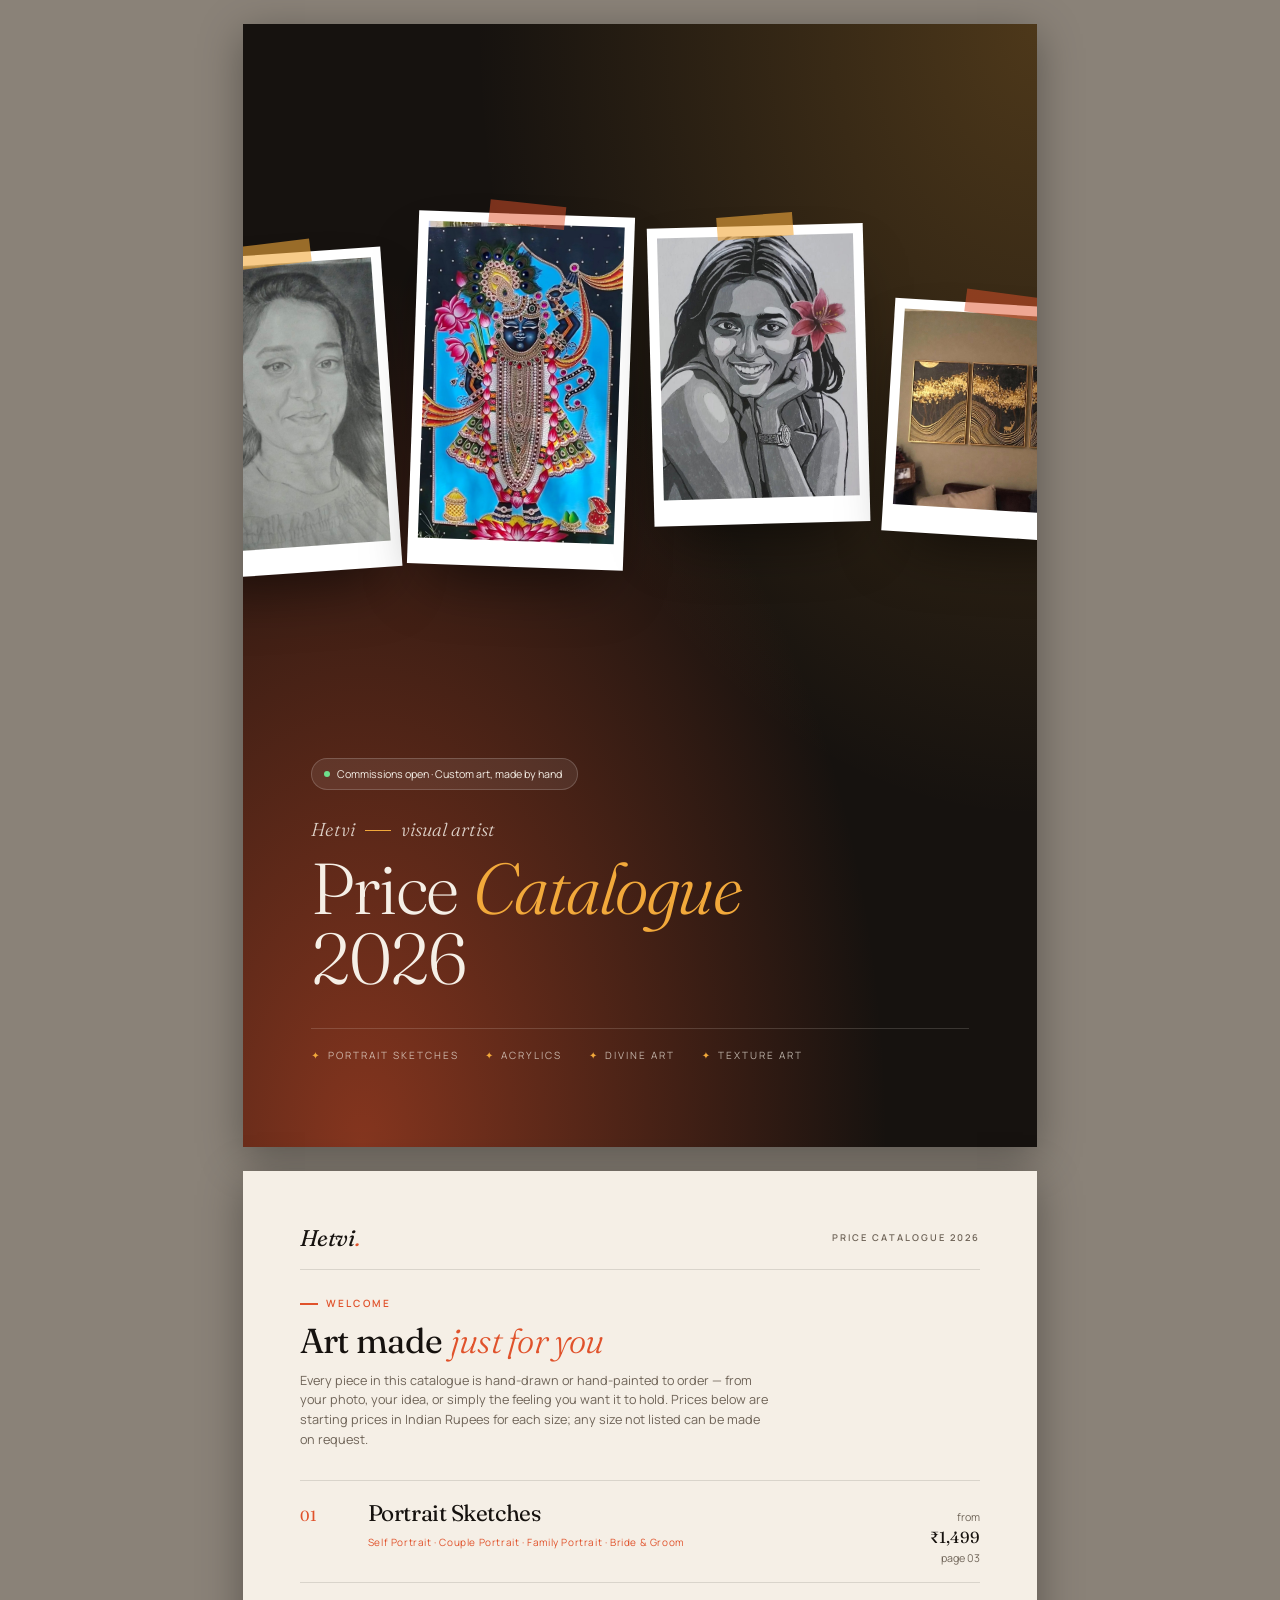
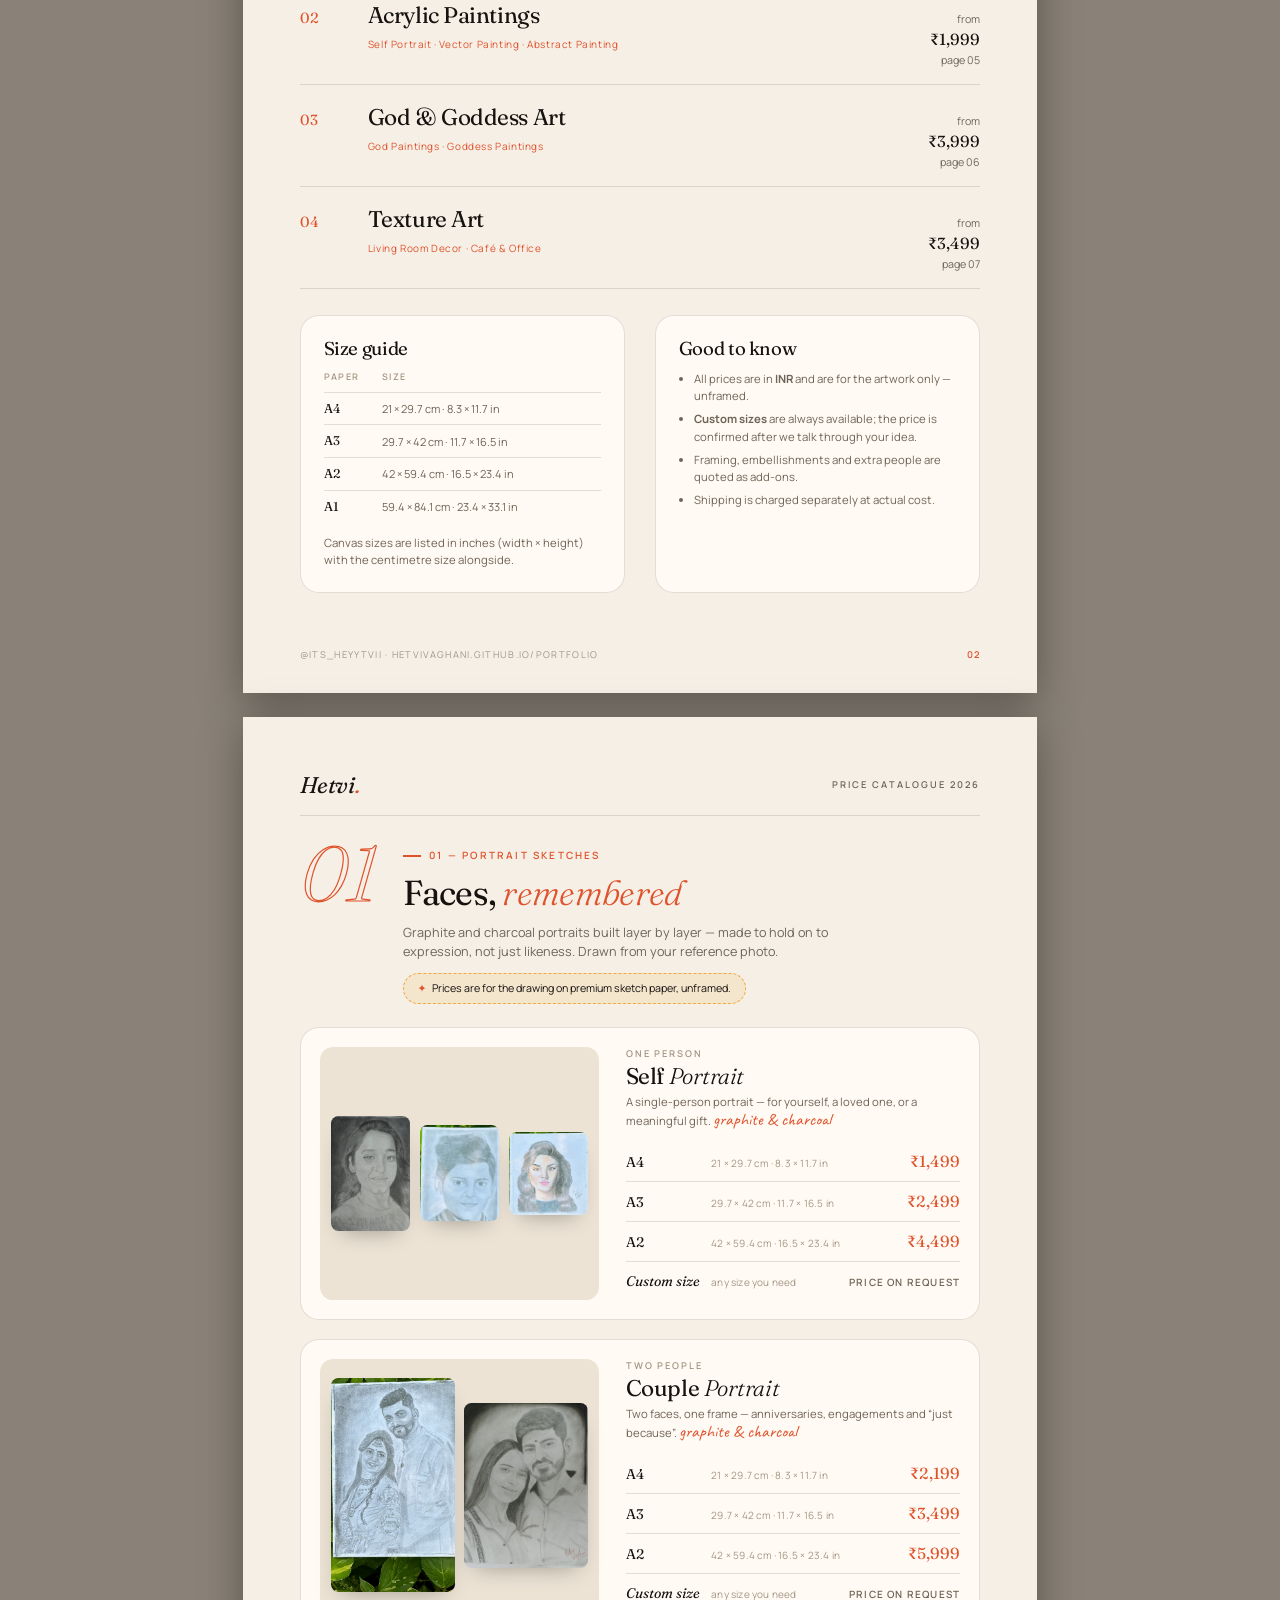
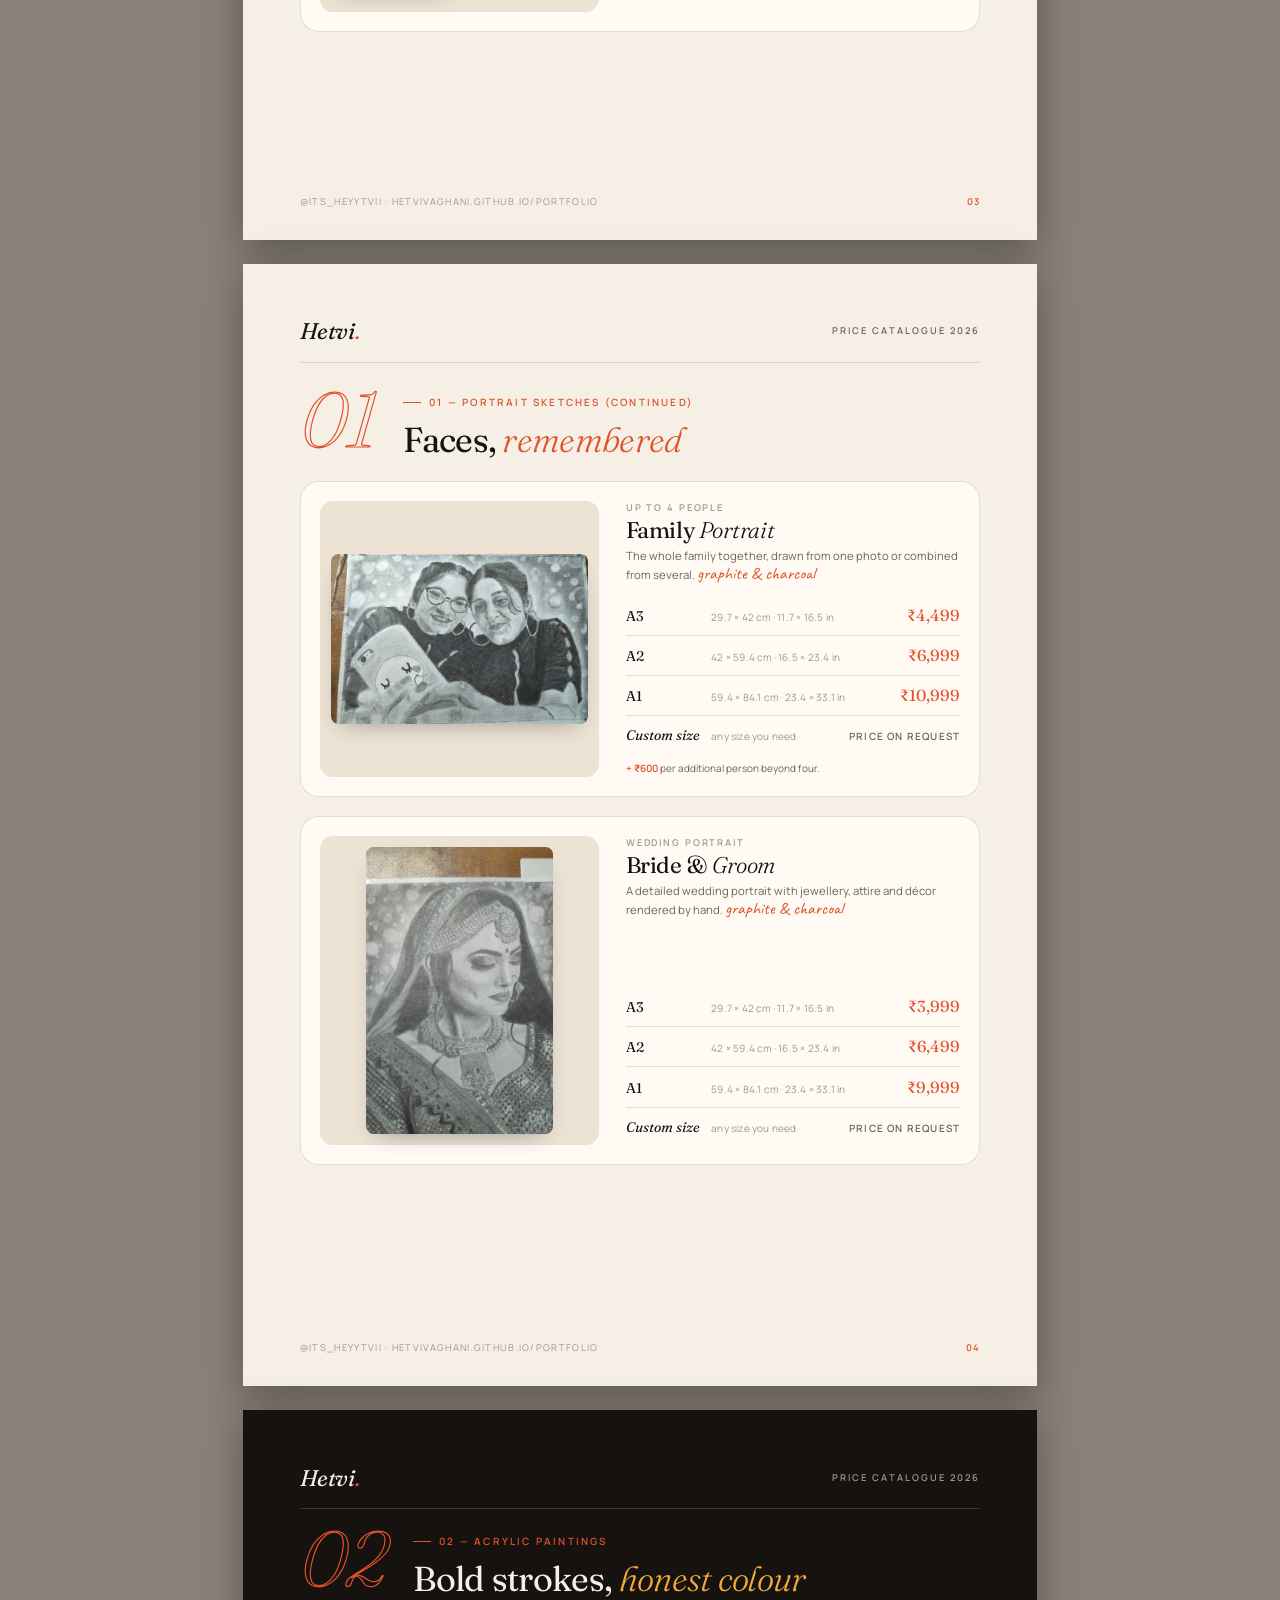
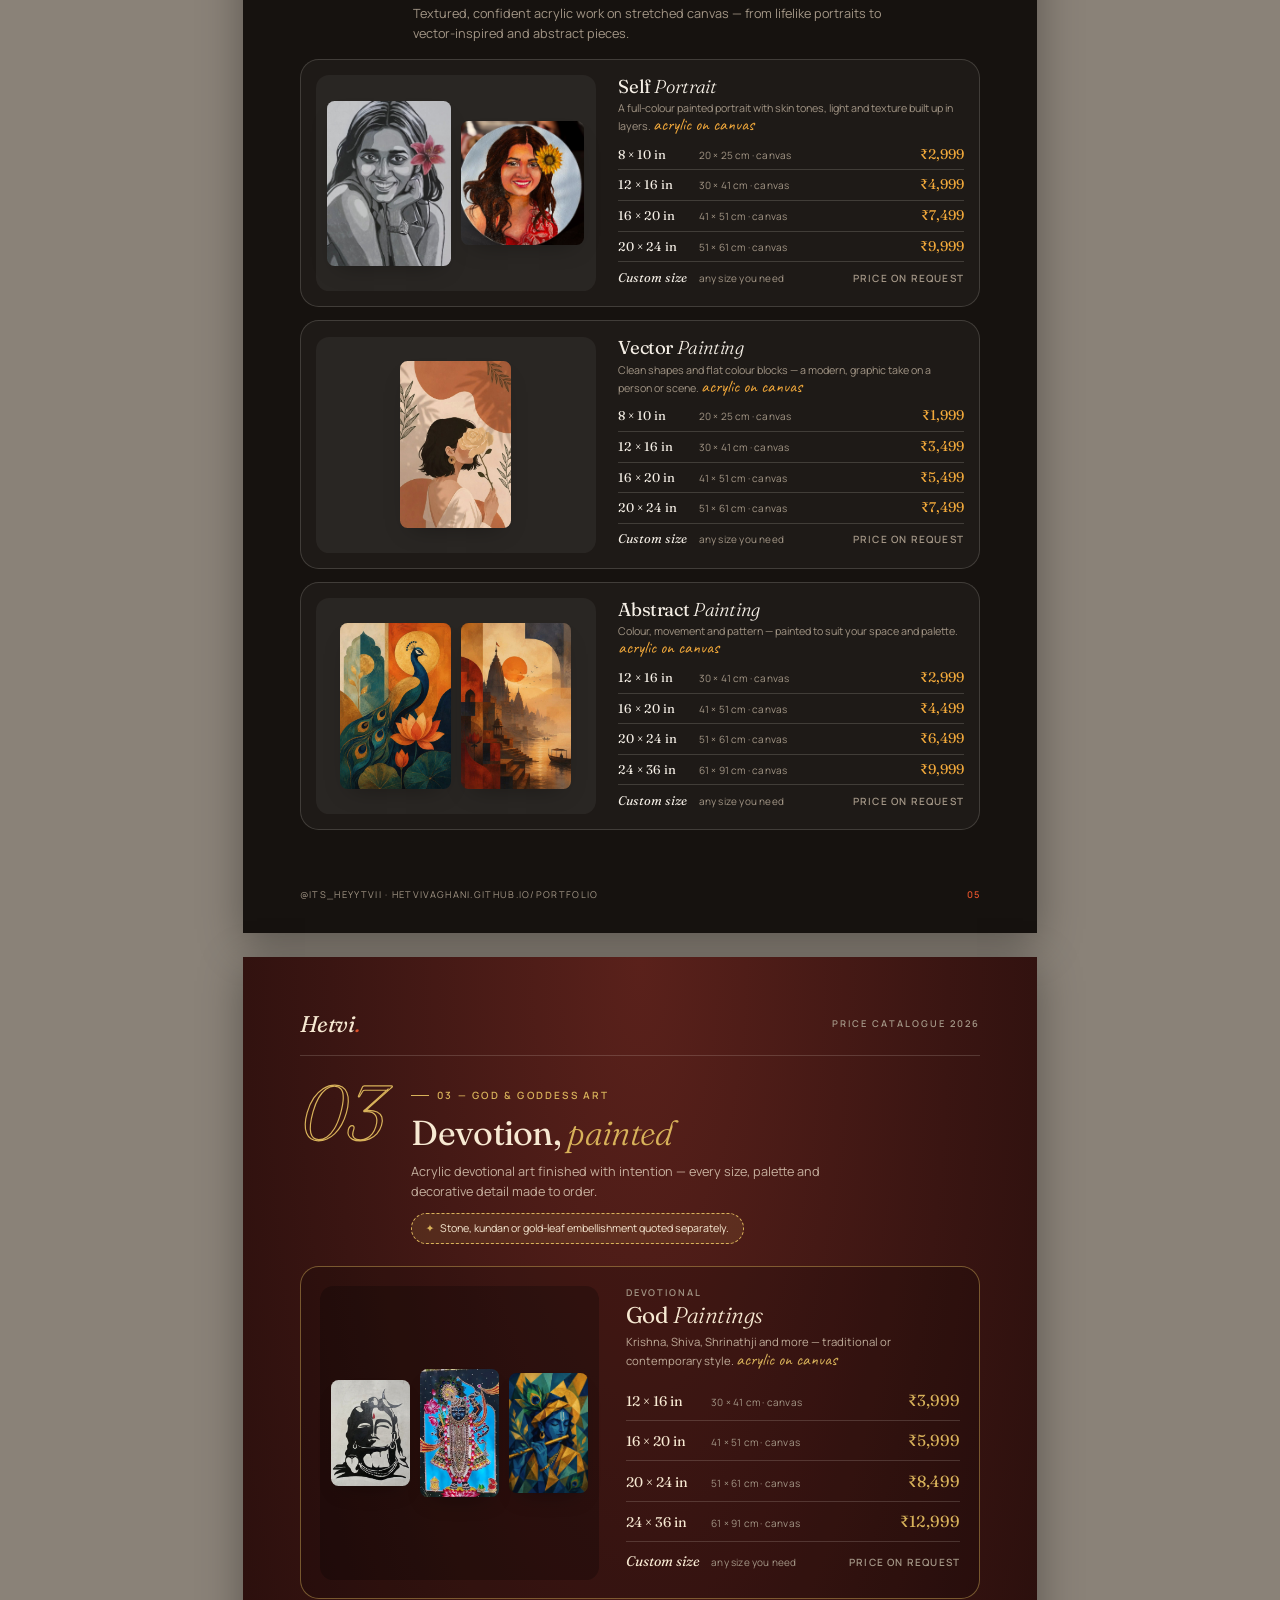
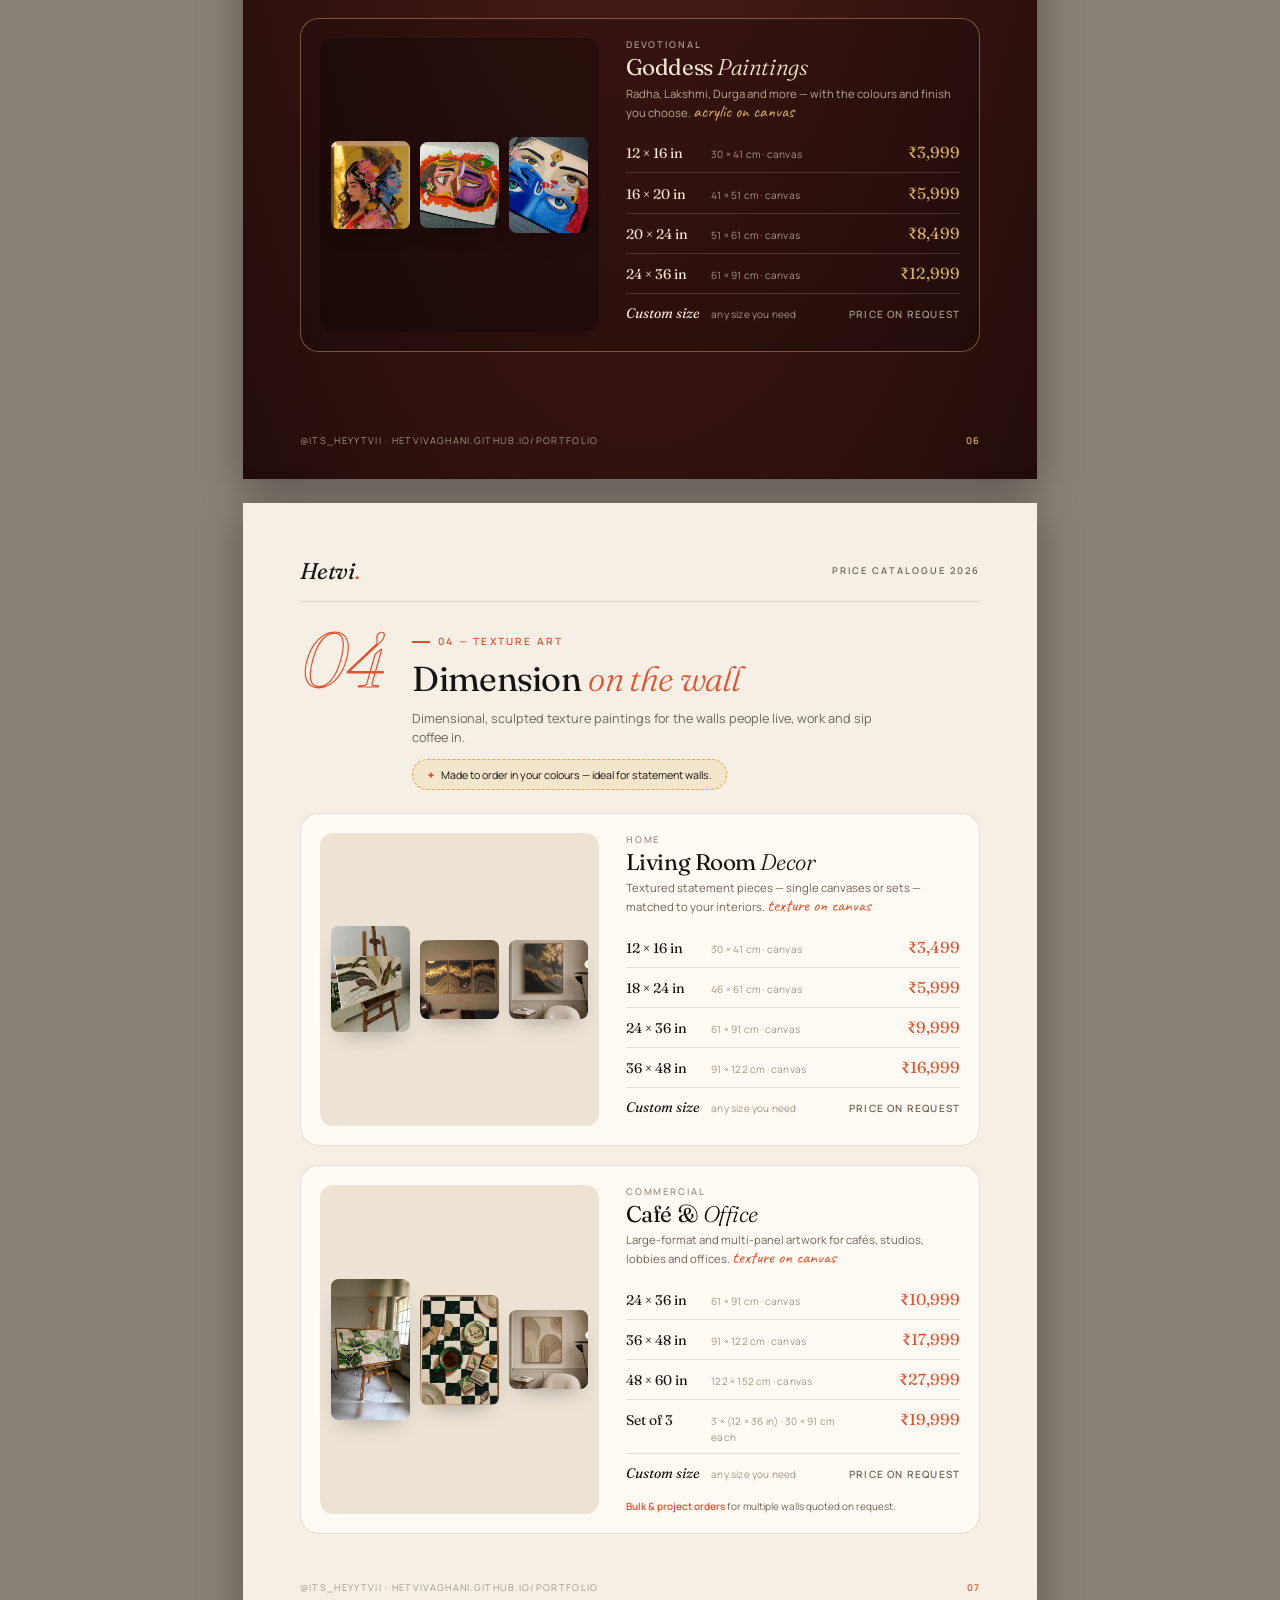
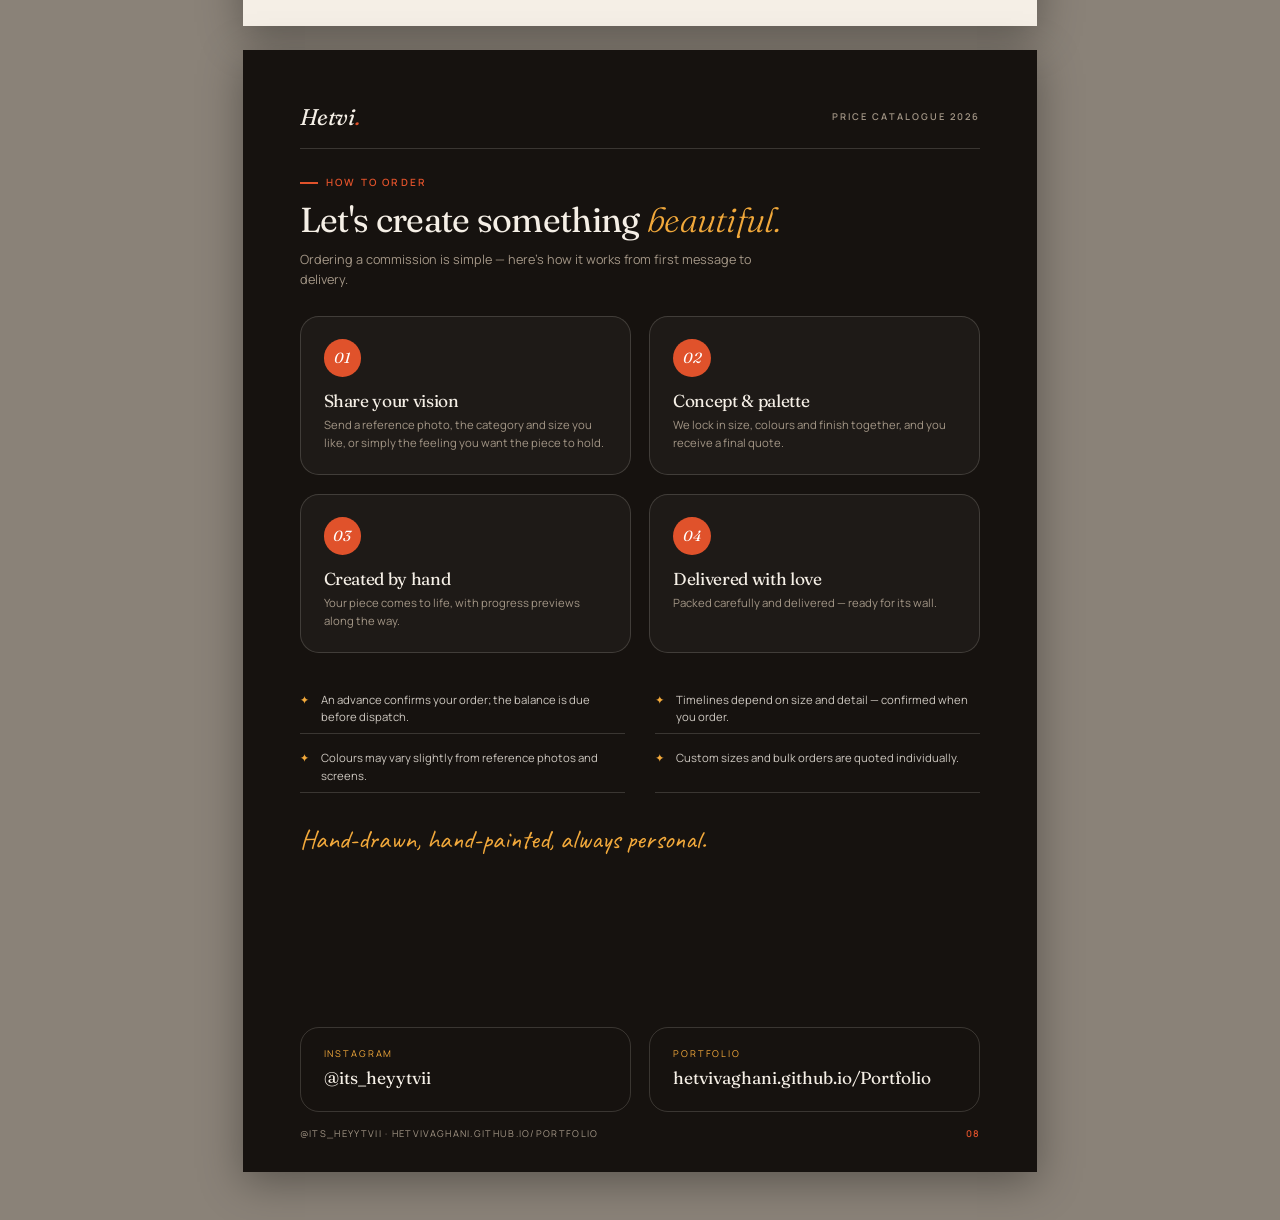
<file: catalog/catalog.html>
<!DOCTYPE html>
<html lang="en">
<head>
<meta charset="UTF-8">
<title>Hetvi — Price Catalogue</title>
<link rel="preconnect" href="https://fonts.googleapis.com">
<link rel="preconnect" href="https://fonts.gstatic.com" crossorigin>
<link href="https://fonts.googleapis.com/css2?family=Fraunces:ital,opsz,wght@0,9..144,300..700;1,9..144,300..700&family=Manrope:wght@300;400;500;600;700&family=Caveat:wght@500;700&display=swap" rel="stylesheet">
<!--
  HOW TO UPDATE PRICES
  1. Edit the CATALOGUE data in the <script> at the bottom of this file (prices are plain numbers in INR).
  2. Re-generate the PDF (open this file in Chrome → Print → Save as PDF, A4, margins "None", tick "Background graphics").
-->
<style>
  :root{
    --ink:#16120f; --ink-2:#221b16; --ink-3:#2f261f;
    --canvas:#f5efe6; --canvas-2:#ece3d5; --card:#fffaf3;
    --muted:#6f6458; --muted-light:#a39686;
    --line:rgba(22,18,15,.12); --line-light:rgba(245,239,230,.16);
    --vermilion:#e0522b; --saffron:#f2a93b; --gold:#d8b25a; --maroon:#3a1512;
    --serif:'Fraunces', 'Times New Roman', serif;
    --sans:'Manrope', system-ui, sans-serif;
    --hand:'Caveat', cursive;
  }
  @page{ size:A4; margin:0; }
  *{ box-sizing:border-box; }
  html,body{ margin:0; padding:0; }
  body{ background:#8a8278; font-family:var(--sans); color:var(--ink); font-size:9.5pt; line-height:1.55; -webkit-print-color-adjust:exact; print-color-adjust:exact; }
  @media screen{ body{ padding:24px 0; } .page{ margin:0 auto 24px; box-shadow:0 10px 40px rgba(0,0,0,.35); } }

  .page{ position:relative; width:210mm; height:297mm; overflow:hidden; background:var(--canvas); padding:15mm 15mm 16mm; page-break-after:always; break-after:page; display:flex; flex-direction:column; }
  .page:last-child{ page-break-after:auto; break-after:auto; }
  .page.dark{ background:var(--ink); color:var(--canvas); }
  .page.divine{ background:radial-gradient(ellipse at 50% 0%, #5a211b, var(--maroon) 55%, #220c0a); color:#f7e9d2; }

  /* running header / footer */
  .run-head{ display:flex; justify-content:space-between; align-items:center; padding-bottom:5mm; margin-bottom:7mm; border-bottom:1px solid var(--line); }
  .dark .run-head, .divine .run-head{ border-color:var(--line-light); }
  .logo{ font-family:var(--serif); font-style:italic; font-size:17pt; letter-spacing:-.02em; line-height:1; }
  .logo span{ color:var(--vermilion); }
  .run-tag{ font-size:7pt; font-weight:600; letter-spacing:.22em; text-transform:uppercase; color:var(--muted); }
  .dark .run-tag, .divine .run-tag{ color:var(--muted-light); }
  .run-foot{ position:absolute; left:15mm; right:15mm; bottom:8mm; display:flex; justify-content:space-between; font-size:7pt; letter-spacing:.14em; text-transform:uppercase; color:var(--muted-light); }
  .run-foot b{ color:var(--vermilion); font-weight:600; }
  .divine .run-foot b{ color:var(--gold); }

  /* type */
  .eyebrow{ display:inline-flex; align-items:center; gap:8px; margin:0 0 3mm; font-size:7.5pt; font-weight:600; letter-spacing:.22em; text-transform:uppercase; color:var(--vermilion); }
  .eyebrow::before{ content:''; width:18px; height:1.5px; background:currentColor; }
  .divine .eyebrow{ color:var(--gold); }
  h1,h2,h3{ font-family:var(--serif); font-weight:400; margin:0; letter-spacing:-.02em; line-height:1.05; }
  h2{ font-size:26pt; }
  h2 em, h1 em{ font-style:italic; font-weight:300; color:var(--vermilion); }
  .dark h2 em{ color:var(--saffron); }
  .divine h2 em{ color:var(--gold); }
  .sub{ color:var(--muted); font-size:9.5pt; margin:3mm 0 0; max-width:125mm; }
  .dark .sub{ color:var(--muted-light); }
  .divine .sub{ color:rgba(247,233,210,.72); }

  /* section header with outlined number, like the website */
  .sec-head{ display:grid; grid-template-columns:auto 1fr; gap:7mm; align-items:start; margin-bottom:6mm; }
  .sec-num{ font-family:var(--serif); font-style:italic; font-weight:300; font-size:58pt; line-height:.8; color:transparent; -webkit-text-stroke:1.2px var(--vermilion); }
  .divine .sec-num{ -webkit-text-stroke-color:var(--gold); }
  .sec-note{ display:inline-flex; gap:6px; align-items:center; margin-top:3mm; padding:1.6mm 3.5mm; border-radius:100px; font-size:8pt; background:rgba(242,169,59,.14); border:1px dashed var(--saffron); }
  .divine .sec-note{ background:rgba(216,178,90,.12); border-color:var(--gold); }
  .sec-note i{ font-style:normal; color:var(--vermilion); }
  .divine .sec-note i{ color:var(--gold); }

  /* product card */
  .cards{ display:flex; flex-direction:column; gap:5mm; flex:1; }
  .card{ display:grid; grid-template-columns:74mm 1fr; gap:7mm; padding:5mm; border-radius:5mm; background:var(--card); border:1px solid var(--line); }
  .dark .card{ background:rgba(255,255,255,.035); border-color:var(--line-light); }
  .divine .card{ background:rgba(0,0,0,.18); border-color:rgba(216,178,90,.45); }
  .shots{ display:flex; gap:2.5mm; align-items:center; justify-content:center; background:var(--canvas-2); border-radius:3.5mm; padding:3mm; }
  .dark .shots{ background:rgba(255,255,255,.05); }
  .divine .shots{ background:rgba(0,0,0,.25); }
  /* artwork is never cropped: each image keeps its own proportions */
  .shots img{ display:block; width:auto; height:auto; min-width:0; max-height:var(--shot-h, 58mm); max-width:calc((100% - (var(--n) - 1) * 2.5mm) / var(--n)); border-radius:2mm; box-shadow:0 3mm 6mm -3mm rgba(0,0,0,.35); }
  /* compact cards for pages holding three products */
  .compact .sec-head{ margin-bottom:4mm; }
  .compact .cards{ gap:3.5mm; }
  .compact .card{ padding:4mm; gap:6mm; }
  .compact .card h3{ font-size:14pt; margin:.5mm 0 1mm; }
  .compact .card-desc{ margin-bottom:1.5mm; font-size:8pt; }
  .compact .prices td{ padding-top:1.05mm; padding-bottom:1.05mm; }
  .compact .sec-note, .compact .card-kicker{ display:none; }
  .compact .sub{ margin-top:2mm; }
  .compact .run-head{ margin-bottom:5mm; }
  .compact .prices .size{ font-size:9.5pt; }
  .compact .prices .price{ font-size:10.5pt; }
  .compact .prices tr.custom td{ padding-top:1.4mm; }
  .card-body{ display:flex; flex-direction:column; min-width:0; }
  .card-kicker{ font-size:7pt; font-weight:600; letter-spacing:.2em; text-transform:uppercase; color:var(--muted-light); }
  .card h3{ font-size:17pt; margin:1mm 0 1.5mm; }
  .card h3 em{ font-style:italic; font-weight:300; }
  .card-desc{ margin:0 0 3mm; color:var(--muted); font-size:8.5pt; line-height:1.5; }
  .dark .card-desc{ color:var(--muted-light); }
  .divine .card-desc{ color:rgba(247,233,210,.7); }
  .medium-tag{ font-family:var(--hand); font-size:13pt; color:var(--vermilion); line-height:1; }
  .dark .medium-tag{ color:var(--saffron); }
  .divine .medium-tag{ color:var(--gold); }

  table.prices{ width:100%; border-collapse:collapse; margin-top:auto; }
  .prices td{ padding:1.9mm 0; border-bottom:1px solid var(--line); vertical-align:baseline; }
  .dark .prices td, .divine .prices td{ border-color:var(--line-light); }
  .prices .size{ font-family:var(--serif); font-size:10.5pt; white-space:nowrap; padding-right:3mm; }
  .prices .dim{ font-size:7.5pt; color:var(--muted-light); letter-spacing:.02em; width:100%; }
  .prices .price{ font-family:var(--serif); font-size:12pt; text-align:right; white-space:nowrap; color:var(--vermilion); }
  .dark .prices .price{ color:var(--saffron); }
  .divine .prices .price{ color:var(--gold); }
  .prices tr.custom td{ border-bottom:0; padding-top:2.4mm; }
  .prices tr.custom .size{ font-style:italic; }
  .prices tr.custom .price{ font-family:var(--sans); font-size:7.5pt; font-weight:600; letter-spacing:.12em; text-transform:uppercase; color:var(--muted); }
  .dark .prices tr.custom .price, .divine .prices tr.custom .price{ color:var(--muted-light); }
  .card-foot{ margin-top:2mm; font-size:7.5pt; color:var(--muted); }
  .dark .card-foot{ color:var(--muted-light); }
  .divine .card-foot{ color:rgba(247,233,210,.65); }
  .card-foot b{ color:var(--vermilion); font-weight:600; }
  .divine .card-foot b{ color:var(--gold); }

  /* cover */
  .cover{ padding:0; background:var(--ink); color:var(--canvas); }
  .cover-glow{ position:absolute; inset:0; background:radial-gradient(ellipse at 15% 100%, rgba(224,82,43,.55), transparent 55%), radial-gradient(ellipse at 100% 0%, rgba(242,169,59,.25), transparent 50%); }
  .cover-wall{ position:absolute; top:22mm; left:0; right:0; height:150mm; display:flex; justify-content:center; align-items:center; gap:6mm; }
  .cover-wall .pin{ background:#fff; padding:2.6mm 2.6mm 7mm; box-shadow:0 8mm 16mm -6mm rgba(0,0,0,.6); position:relative; }
  .cover-wall .pin::before{ content:''; position:absolute; top:-3mm; left:50%; width:20mm; height:6mm; transform:translateX(-50%) rotate(-3deg); background:rgba(242,169,59,.6); }
  .cover-wall .pin:nth-child(even)::before{ background:rgba(224,82,43,.5); transform:translateX(-50%) rotate(4deg); }
  .cover-wall img{ display:block; width:auto; height:auto; max-height:92mm; max-width:52mm; }
  .cover-text{ position:absolute; left:18mm; right:18mm; bottom:22mm; }
  .cover-pill{ display:inline-flex; align-items:center; gap:7px; padding:1.8mm 4mm 1.8mm 3mm; border-radius:100px; background:rgba(255,255,255,.08); border:1px solid rgba(255,255,255,.18); font-size:8pt; }
  .cover-pill .dot{ width:6px; height:6px; border-radius:50%; background:#6ee08c; }
  .cover-kicker{ display:flex; align-items:center; gap:10px; margin:7mm 0 2mm; font-family:var(--serif); font-style:italic; font-weight:300; font-size:14pt; color:rgba(245,239,230,.85); }
  .cover-kicker i{ width:26px; height:1px; background:var(--saffron); }
  .cover h1{ font-size:54pt; font-weight:300; line-height:.98; }
  .cover h1 em{ color:var(--saffron); }
  .cover-foot{ display:flex; gap:7mm; margin-top:9mm; padding-top:5mm; border-top:1px solid var(--line-light); font-size:7.5pt; letter-spacing:.2em; text-transform:uppercase; color:rgba(245,239,230,.7); }
  .cover-foot span::before{ content:'✦'; color:var(--saffron); margin-right:6px; }

  /* intro page */
  .intro-grid{ display:grid; grid-template-columns:1fr 1fr; gap:8mm; margin-top:7mm; }
  .panel{ padding:6mm; border-radius:5mm; background:var(--card); border:1px solid var(--line); }
  .panel h3{ font-size:14pt; margin-bottom:3mm; }
  .panel p, .panel li{ color:var(--muted); font-size:8.5pt; }
  .panel ul{ margin:0; padding-left:4mm; }
  .panel li{ margin-bottom:1.4mm; }
  table.guide{ width:100%; border-collapse:collapse; font-size:8.3pt; }
  .guide th{ text-align:left; font-size:6.8pt; font-weight:600; letter-spacing:.16em; text-transform:uppercase; color:var(--muted-light); padding:0 0 2mm; }
  .guide td{ padding:1.6mm 0; border-top:1px solid var(--line); color:var(--muted); }
  .guide td:first-child{ font-family:var(--serif); color:var(--ink); font-size:9.5pt; }
  .toc{ margin-top:8mm; }
  .toc-row{ display:grid; grid-template-columns:14mm 1fr auto; align-items:baseline; gap:4mm; padding:4mm 0; border-bottom:1px solid var(--line); }
  .toc-row:first-child{ border-top:1px solid var(--line); }
  .toc-num{ font-family:var(--serif); color:var(--vermilion); font-size:11pt; }
  .toc-name{ font-family:var(--serif); font-size:17pt; letter-spacing:-.02em; }
  .toc-name small{ display:block; font-family:var(--sans); font-size:7.5pt; letter-spacing:.06em; color:var(--vermilion); margin-top:1mm; }
  .toc-from{ font-size:8pt; color:var(--muted); text-align:right; }
  .toc-from b{ display:block; font-family:var(--serif); font-weight:400; font-size:12pt; color:var(--ink); }

  /* ordering page */
  .steps{ display:grid; grid-template-columns:1fr 1fr; gap:5mm; margin-top:7mm; }
  .step{ padding:6mm; border-radius:5mm; border:1px solid var(--line-light); background:rgba(255,255,255,.035); }
  .step-num{ display:grid; place-items:center; width:10mm; height:10mm; border-radius:50%; margin-bottom:4mm; font-family:var(--serif); font-style:italic; font-size:11pt; background:var(--vermilion); color:#fff; }
  .step h3{ font-size:13pt; margin-bottom:1.5mm; }
  .step p{ margin:0; font-size:8.5pt; color:var(--muted-light); }
  .terms{ margin-top:8mm; display:grid; grid-template-columns:1fr 1fr; gap:2mm 8mm; }
  .terms div{ display:flex; gap:3mm; font-size:8.5pt; color:rgba(245,239,230,.82); padding:2mm 0; border-bottom:1px solid var(--line-light); }
  .terms div::before{ content:'✦'; color:var(--saffron); }
  .contact-row{ display:grid; grid-template-columns:1fr 1fr; gap:5mm; margin-top:auto; }
  .contact-card{ padding:5mm 6mm; border-radius:5mm; border:1px solid var(--line-light); }
  .contact-label{ font-size:7pt; letter-spacing:.2em; text-transform:uppercase; color:var(--saffron); }
  .contact-value{ font-family:var(--serif); font-size:13pt; margin-top:1mm; }
  .sign{ font-family:var(--hand); font-size:20pt; color:var(--saffron); margin:7mm 0 5mm; }
</style>
</head>
<body>
<div id="book"></div>

<script>
/* =====================================================================
   CATALOGUE DATA — edit prices here (numbers in INR). Rows render in order;
   every sub-category automatically ends with "Custom size — price on request".
   ===================================================================== */
const CONTACT = { instagram: '@its_heyytvii', website: 'hetvivaghani.github.io/Portfolio' };
const YEAR = 2026;

const PAPER = { A4: '21 × 29.7 cm · 8.3 × 11.7 in', A3: '29.7 × 42 cm · 11.7 × 16.5 in', A2: '42 × 59.4 cm · 16.5 × 23.4 in', A1: '59.4 × 84.1 cm · 23.4 × 33.1 in' };
const cm = (w, h) => `${Math.round(w * 2.54)} × ${Math.round(h * 2.54)} cm`;
const canvas = (w, h) => ({ size: `${w} × ${h} in`, dim: `${cm(w, h)} · canvas` });
const paper = (s) => ({ size: s, dim: PAPER[s] });

const CATALOGUE = [
  {
    num: '01', id: 'portrait-sketches', tone: 'light',
    eyebrow: 'Portrait Sketches', title: 'Faces, <em>remembered</em>',
    sub: 'Graphite and charcoal portraits built layer by layer — made to hold on to expression, not just likeness. Drawn from your reference photo.',
    note: 'Prices are for the drawing on premium sketch paper, unframed.',
    items: [
      { name: 'Self <em>Portrait</em>', kicker: 'One person', medium: 'graphite & charcoal', dir: 'portrait-sketches/personal-self-portraits', imgs: [1, 2, 4],
        desc: 'A single-person portrait — for yourself, a loved one, or a meaningful gift.',
        rows: [[paper('A4'), 1499], [paper('A3'), 2499], [paper('A2'), 4499]] },
      { name: 'Couple <em>Portrait</em>', kicker: 'Two people', medium: 'graphite & charcoal', dir: 'portrait-sketches/couple-portraits', imgs: [1, 3],
        desc: 'Two faces, one frame — anniversaries, engagements and “just because”.',
        rows: [[paper('A4'), 2199], [paper('A3'), 3499], [paper('A2'), 5999]] },
      { name: 'Family <em>Portrait</em>', kicker: 'Up to 4 people', medium: 'graphite & charcoal', dir: 'portrait-sketches/family-portraits', imgs: [1],
        desc: 'The whole family together, drawn from one photo or combined from several.',
        rows: [[paper('A3'), 4499], [paper('A2'), 6999], [paper('A1'), 10999]],
        foot: '<b>+ ₹600</b> per additional person beyond four.' },
      { name: 'Bride &amp; <em>Groom</em>', kicker: 'Wedding portrait', medium: 'graphite & charcoal', dir: 'portrait-sketches/bride-groom-portraits', imgs: [1],
        desc: 'A detailed wedding portrait with jewellery, attire and décor rendered by hand.',
        rows: [[paper('A3'), 3999], [paper('A2'), 6499], [paper('A1'), 9999]] },
    ],
  },
  {
    num: '02', id: 'acrylic-paintings', tone: 'dark',
    eyebrow: 'Acrylic Paintings', title: 'Bold strokes, <em>honest colour</em>',
    sub: 'Textured, confident acrylic work on stretched canvas — from lifelike portraits to vector-inspired and abstract pieces.',
    note: 'Prices are for acrylic on stretched canvas, unframed.',
    items: [
      { name: 'Self <em>Portrait</em>', kicker: 'Acrylic portrait', medium: 'acrylic on canvas', dir: 'acrylic-paintings/self-portraits', imgs: [1, 2],
        desc: 'A full-colour painted portrait with skin tones, light and texture built up in layers.',
        rows: [[canvas(8, 10), 2999], [canvas(12, 16), 4999], [canvas(16, 20), 7499], [canvas(20, 24), 9999]] },
      { name: 'Vector <em>Painting</em>', kicker: 'Stylised', medium: 'acrylic on canvas', dir: 'acrylic-paintings/vector-painting', imgs: [1],
        desc: 'Clean shapes and flat colour blocks — a modern, graphic take on a person or scene.',
        rows: [[canvas(8, 10), 1999], [canvas(12, 16), 3499], [canvas(16, 20), 5499], [canvas(20, 24), 7499]] },
      { name: 'Abstract <em>Painting</em>', kicker: 'Original', medium: 'acrylic on canvas', dir: 'acrylic-paintings/abstract-paintings', imgs: [1, 2],
        desc: 'Colour, movement and pattern — painted to suit your space and palette.',
        rows: [[canvas(12, 16), 2999], [canvas(16, 20), 4499], [canvas(20, 24), 6499], [canvas(24, 36), 9999]] },
    ],
  },
  {
    num: '03', id: 'god-goddess-paintings', tone: 'divine',
    eyebrow: 'God & Goddess Art', title: 'Devotion, <em>painted</em>',
    sub: 'Acrylic devotional art finished with intention — every size, palette and decorative detail made to order.',
    note: 'Stone, kundan or gold-leaf embellishment quoted separately.',
    items: [
      { name: 'God <em>Paintings</em>', kicker: 'Devotional', medium: 'acrylic on canvas', dir: 'god-goddess-paintings/god-paintings', imgs: [1, 2, 3],
        desc: 'Krishna, Shiva, Shrinathji and more — traditional or contemporary style.',
        rows: [[canvas(12, 16), 3999], [canvas(16, 20), 5999], [canvas(20, 24), 8499], [canvas(24, 36), 12999]] },
      { name: 'Goddess <em>Paintings</em>', kicker: 'Devotional', medium: 'acrylic on canvas', dir: 'god-goddess-paintings/goddess-paintings', imgs: [3, 1, 2],
        desc: 'Radha, Lakshmi, Durga and more — with the colours and finish you choose.',
        rows: [[canvas(12, 16), 3999], [canvas(16, 20), 5999], [canvas(20, 24), 8499], [canvas(24, 36), 12999]] },
    ],
  },
  {
    num: '04', id: 'texture-art', tone: 'light',
    eyebrow: 'Texture Art', title: 'Dimension <em>on the wall</em>',
    sub: 'Dimensional, sculpted texture paintings for the walls people live, work and sip coffee in.',
    note: 'Made to order in your colours — ideal for statement walls.',
    items: [
      { name: 'Living Room <em>Decor</em>', kicker: 'Home', medium: 'texture on canvas', dir: 'texture-art/living-room-decor', imgs: [1, 3, 4],
        desc: 'Textured statement pieces — single canvases or sets — matched to your interiors.',
        rows: [[canvas(12, 16), 3499], [canvas(18, 24), 5999], [canvas(24, 36), 9999], [canvas(36, 48), 16999]] },
      { name: 'Café &amp; <em>Office</em>', kicker: 'Commercial', medium: 'texture on canvas', dir: 'texture-art/cafe-office-decor', imgs: [1, 2, 4],
        desc: 'Large-format and multi-panel artwork for cafés, studios, lobbies and offices.',
        rows: [[canvas(24, 36), 10999], [canvas(36, 48), 17999], [canvas(48, 60), 27999], [{ size: 'Set of 3', dim: '3 × (12 × 36 in) · 30 × 91 cm each' }, 19999]],
        foot: '<b>Bulk & project orders</b> for multiple walls quoted on request.' },
    ],
  },
];

/* ===================================================================== */
const inr = (n) => '₹' + n.toLocaleString('en-IN');
const book = document.getElementById('book');
let pageNo = 0;
const TAG = `Price Catalogue ${YEAR}`;

function page(cls, inner, { head = true } = {}) {
  pageNo++;
  const el = document.createElement('section');
  el.className = 'page ' + cls;
  el.innerHTML = (head ? `<div class="run-head"><span class="logo">Hetvi<span>.</span></span><span class="run-tag">${TAG}</span></div>` : '') + inner +
    (head ? `<div class="run-foot"><span>${CONTACT.instagram} · ${CONTACT.website}</span><span><b>${String(pageNo).padStart(2, '0')}</b></span></div>` : '');
  book.appendChild(el);
}

function card(it, shotH) {
  const imgs = it.imgs.map((n) => `<img src="../images/${it.dir}/${n}.jpg" alt="">`).join('');
  const rows = it.rows.map(([s, p]) => `<tr><td class="size">${s.size}</td><td class="dim">${s.dim}</td><td class="price">${inr(p)}</td></tr>`).join('');
  return `<article class="card">
    <div class="shots" style="--shot-h:${shotH}mm; --n:${it.imgs.length}">${imgs}</div>
    <div class="card-body">
      <span class="card-kicker">${it.kicker}</span>
      <h3>${it.name}</h3>
      <p class="card-desc">${it.desc} <span class="medium-tag">${it.medium}</span></p>
      <table class="prices">${rows}<tr class="custom"><td class="size">Custom size</td><td class="dim">any size you need</td><td class="price">Price on request</td></tr></table>
      ${it.foot ? `<div class="card-foot">${it.foot}</div>` : ''}
    </div>
  </article>`;
}

function secHead(sec, cont) {
  return `<div class="sec-head"><span class="sec-num">${sec.num}</span><div>
    <p class="eyebrow">${sec.num} — ${sec.eyebrow}${cont ? ' (continued)' : ''}</p>
    <h2>${sec.title}</h2>
    ${cont ? '' : `<p class="sub">${sec.sub}</p><span class="sec-note"><i>✦</i> ${sec.note}</span>`}
  </div></div>`;
}

/* ---------- 1. Cover ---------- */
page('cover', `
  <div class="cover-glow"></div>
  <div class="cover-wall">
    <div class="pin" style="transform:rotate(-4deg) translateY(6mm)"><img src="../images/portrait-sketches/personal-self-portraits/1.jpg" alt=""></div>
    <div class="pin" style="transform:rotate(2deg)"><img src="../images/god-goddess-paintings/god-paintings/2.jpg" alt=""></div>
    <div class="pin" style="transform:rotate(-1.5deg) translateY(-4mm)"><img src="../images/acrylic-paintings/self-portraits/1.jpg" alt=""></div>
    <div class="pin" style="transform:rotate(3.5deg) translateY(8mm)"><img src="../images/texture-art/living-room-decor/3.jpg" alt=""></div>
  </div>
  <div class="cover-text">
    <span class="cover-pill"><span class="dot"></span>Commissions open · Custom art, made by hand</span>
    <p class="cover-kicker">Hetvi <i></i> visual artist</p>
    <h1>Price <em>Catalogue</em><br>${YEAR}</h1>
    <div class="cover-foot"><span>Portrait Sketches</span><span>Acrylics</span><span>Divine Art</span><span>Texture Art</span></div>
  </div>`, { head: false });

/* ---------- 2. Welcome / contents / size guide ---------- */
const minPrice = (sec) => Math.min(...sec.items.flatMap((i) => i.rows.map((r) => r[1])));
// section start pages: cover=1, intro=2, then sections (portrait sketches spans 2 pages)
const startPages = { 'portrait-sketches': 3, 'acrylic-paintings': 5, 'god-goddess-paintings': 6, 'texture-art': 7 };
page('', `
  <p class="eyebrow">Welcome</p>
  <h2>Art made <em>just for you</em></h2>
  <p class="sub">Every piece in this catalogue is hand-drawn or hand-painted to order — from your photo, your idea, or simply the feeling you want it to hold. Prices below are starting prices in Indian Rupees for each size; any size not listed can be made on request.</p>
  <div class="toc">
    ${CATALOGUE.map((s) => `<div class="toc-row"><span class="toc-num">${s.num}</span>
      <span class="toc-name">${s.eyebrow.replace('&', '&amp;')}<small>${s.items.map((i) => i.name.replace(/<\/?em>/g, '')).join(' · ')}</small></span>
      <span class="toc-from">from<b>${inr(minPrice(s))}</b>page ${String(startPages[s.id]).padStart(2, '0')}</span></div>`).join('')}
  </div>
  <div class="intro-grid">
    <div class="panel"><h3>Size guide</h3>
      <table class="guide"><tr><th>Paper</th><th>Size</th></tr>
        ${Object.entries(PAPER).map(([k, v]) => `<tr><td>${k}</td><td>${v}</td></tr>`).join('')}
      </table>
      <p style="margin:3mm 0 0">Canvas sizes are listed in inches (width × height) with the centimetre size alongside.</p>
    </div>
    <div class="panel"><h3>Good to know</h3><ul>
      <li>All prices are in <b>INR</b> and are for the artwork only — unframed.</li>
      <li><b>Custom sizes</b> are always available; the price is confirmed after we talk through your idea.</li>
      <li>Framing, embellishments and extra people are quoted as add-ons.</li>
      <li>Shipping is charged separately at actual cost.</li>
    </ul></div>
  </div>`);

/* ---------- 3+. Sections ---------- */
CATALOGUE.forEach((sec) => {
  const tone = sec.tone === 'light' ? '' : sec.tone;
  const perPage = sec.items.length > 3 ? 2 : sec.items.length;
  const shotH = perPage >= 3 ? 44 : 76;
  for (let i = 0; i < sec.items.length; i += perPage) {
    const chunk = sec.items.slice(i, i + perPage);
    page(tone + (perPage >= 3 ? ' compact' : ''), secHead(sec, i > 0) + `<div class="cards">${chunk.map((it) => card(it, shotH)).join('')}</div>`);
  }
});

/* ---------- Last. How to order ---------- */
page('dark', `
  <p class="eyebrow">How to order</p>
  <h2>Let's create something <em>beautiful.</em></h2>
  <p class="sub">Ordering a commission is simple — here's how it works from first message to delivery.</p>
  <div class="steps">
    <div class="step"><span class="step-num">01</span><h3>Share your vision</h3><p>Send a reference photo, the category and size you like, or simply the feeling you want the piece to hold.</p></div>
    <div class="step"><span class="step-num">02</span><h3>Concept &amp; palette</h3><p>We lock in size, colours and finish together, and you receive a final quote.</p></div>
    <div class="step"><span class="step-num">03</span><h3>Created by hand</h3><p>Your piece comes to life, with progress previews along the way.</p></div>
    <div class="step"><span class="step-num">04</span><h3>Delivered with love</h3><p>Packed carefully and delivered — ready for its wall.</p></div>
  </div>
  <div class="terms">
    <div>An advance confirms your order; the balance is due before dispatch.</div>
    <div>Timelines depend on size and detail — confirmed when you order.</div>
    <div>Colours may vary slightly from reference photos and screens.</div>
    <div>Custom sizes and bulk orders are quoted individually.</div>
  </div>
  <p class="sign">Hand-drawn, hand-painted, always personal.</p>
  <div class="contact-row">
    <div class="contact-card"><div class="contact-label">Instagram</div><div class="contact-value">${CONTACT.instagram}</div></div>
    <div class="contact-card"><div class="contact-label">Portfolio</div><div class="contact-value">${CONTACT.website}</div></div>
  </div>`);
</script>
</body>
</html>
</file>
